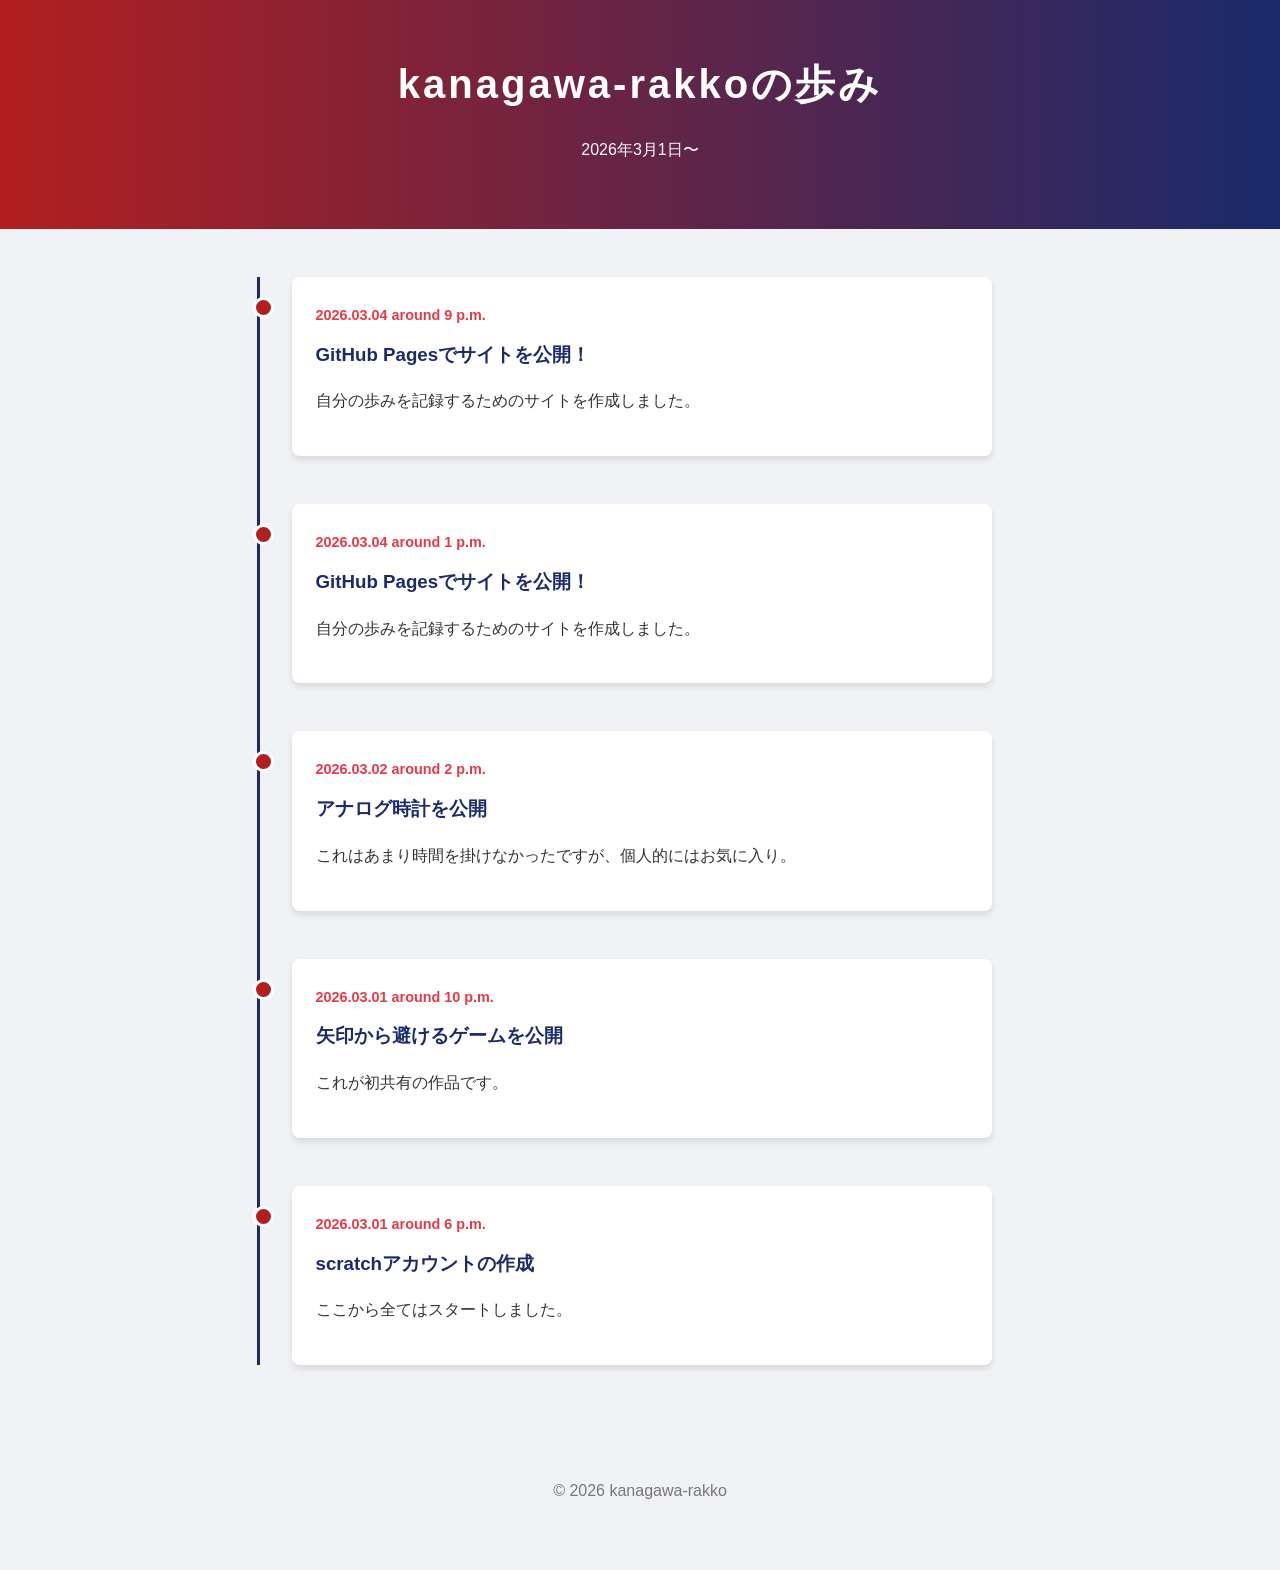
<file: index.html>
<!DOCTYPE html>
<html lang="ja">
<head>
    <meta charset="UTF-8">
    <meta name="viewport" content="width=device-width, initial-scale=1.0">
    <title>kanagawa-rakko</title>
    <link rel="stylesheet" href="style.css">
    <meta name="robots" content="noindex,nofollow">
</head>
<body>

    <header>
        <h1>kanagawa-rakkoの歩み</h1>
        <p>2026年3月1日〜</p>
    </header>

    <main class="timeline">

        <div class="event">
            <span class="date">2026.03.04 around 9 p.m.</span>
            <h3>GitHub Pagesでサイトを公開！</h3>
            <p>自分の歩みを記録するためのサイトを作成しました。</p>
        </div>
        <div class="event">
            <span class="date">2026.03.04 around 1 p.m.</span>
            <h3>GitHub Pagesでサイトを公開！</h3>
            <p>自分の歩みを記録するためのサイトを作成しました。</p>
        </div>
        <div class="event">
            <span class="date">2026.03.02 around 2 p.m.</span>
            <h3>アナログ時計を公開</h3>
            <p>これはあまり時間を掛けなかったですが、個人的にはお気に入り。</p>
        </div>
        <div class="event">
            <span class="date">2026.03.01 around 10 p.m.</span>
            <h3>矢印から避けるゲームを公開</h3>
            <p>これが初共有の作品です。</p>
        </div>
        <div class="event">
            <span class="date">2026.03.01 around 6 p.m.</span>
            <h3>scratchアカウントの作成</h3>
            <p>ここから全てはスタートしました。</p>
        </div>
        

    </main>

    <footer>
        <p>&copy; 2026 kanagawa-rakko</p>
    </footer>

</body>
</html>
</file>
<file: style.css>
/* 全体の設定 */
body {
    font-family: "Helvetica Neue", Arial, "Hiragino Kaku Gothic ProN", "Hiragino Sans", sans-serif;
    line-height: 1.8;
    color: #333;
    background-color: #f0f2f5;
    margin: 0;
    padding: 0;
}

/* ヘッダー（一番上の部分） */
header {
    background: #1a2a6c;
    background: linear-gradient(to right, #b21f1f, #1a2a6c); /* カッコいいグラデーション */
    color: white;
    text-align: center;
    padding: 3rem 1rem;
}

header h1 {
    margin: 0;
    letter-spacing: 3px;
    font-size: 2.5rem;
}

/* タイムラインの外枠 */
.timeline {
    max-width: 700px;
    margin: 3rem auto;
    padding: 0 2rem;
    border-left: 3px solid #1a2a6c; /* 左側の縦線 */
}

/* 各出来事の塊 */
.event {
    position: relative;
    margin-bottom: 3rem;
    padding-left: 2rem;
    background: white;
    padding: 1.5rem;
    border-radius: 8px;
    box-shadow: 0 4px 6px rgba(0,0,0,0.1);
}

/* タイムラインの丸い点 */
.event::before {
    content: '';
    position: absolute;
    left: -39px; /* 縦線の上に合わせる調整 */
    top: 20px;
    width: 15px;
    height: 15px;
    background: #b21f1f;
    border: 3px solid white;
    border-radius: 50%;
}

.date {
    font-weight: bold;
    color: #e63946;
    font-size: 0.9rem;
}

h3 {
    margin: 0.5rem 0;
    color: #1a2a6c;
}

footer {
    text-align: center;
    padding: 3rem;
    color: #777;
}
</file>
